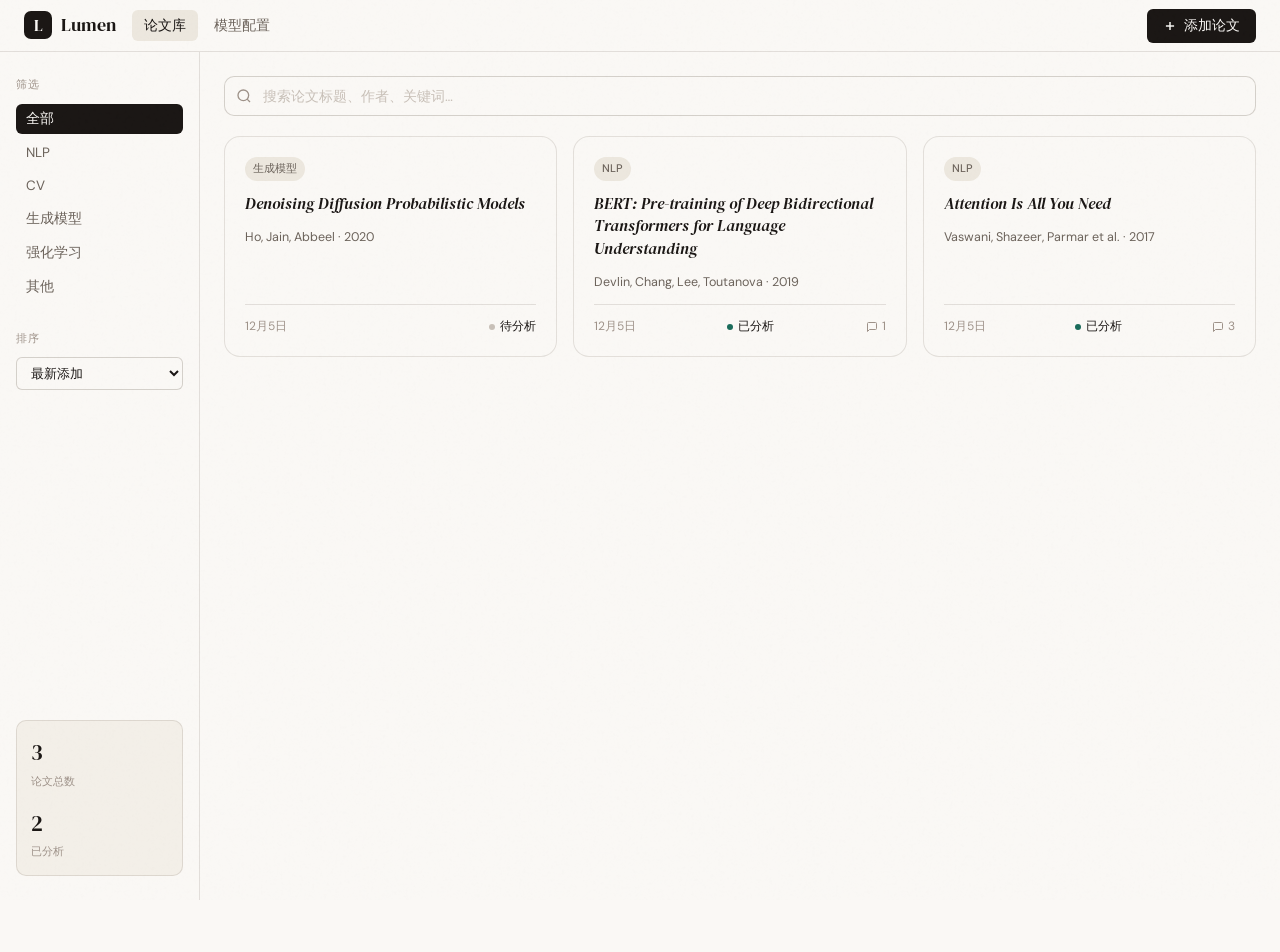
<file: index.html>
<!DOCTYPE html>
<html lang="zh-CN">
<head>
<meta charset="UTF-8">
<meta name="viewport" content="width=device-width, initial-scale=1.0">
<title>Lumen · 论文助读</title>
<link rel="preconnect" href="https://fonts.googleapis.com">
<link rel="preconnect" href="https://fonts.gstatic.com" crossorigin>
<link href="https://fonts.googleapis.com/css2?family=DM+Serif+Display:ital@0;1&family=DM+Sans:ital,opsz,wght@0,9..40,300;0,9..40,400;0,9..40,500;1,9..40,300&display=swap" rel="stylesheet">
<link rel="stylesheet" href="css/base.css">
<link rel="stylesheet" href="css/index.css">
</head>
<body>
<div class="grain"></div>

<header class="topbar">
  <div class="logo">
    <span class="logo-mark">L</span>
    <span class="logo-text">Lumen</span>
  </div>
  <nav class="topnav">
    <a href="index.html" class="nav-link active">论文库</a>
    <a href="settings.html" class="nav-link">模型配置</a>
  </nav>
  <button class="btn-primary" onclick="openAddModal()">
    <svg width="14" height="14" viewBox="0 0 24 24" fill="none" stroke="currentColor" stroke-width="2.5"><line x1="12" y1="5" x2="12" y2="19"/><line x1="5" y1="12" x2="19" y2="12"/></svg>
    添加论文
  </button>
</header>

<main class="library-main">
  <aside class="library-sidebar">
    <div class="sidebar-section">
      <div class="sidebar-label">筛选</div>
      <div class="filter-tags" id="filterTags">
        <button class="ftag active" data-filter="all">全部</button>
        <button class="ftag" data-filter="NLP">NLP</button>
        <button class="ftag" data-filter="CV">CV</button>
        <button class="ftag" data-filter="生成模型">生成模型</button>
        <button class="ftag" data-filter="强化学习">强化学习</button>
        <button class="ftag" data-filter="其他">其他</button>
      </div>
    </div>
    <div class="sidebar-section">
      <div class="sidebar-label">排序</div>
      <select class="sort-select" id="sortSelect">
        <option value="date-desc">最新添加</option>
        <option value="date-asc">最早添加</option>
        <option value="title">标题 A→Z</option>
      </select>
    </div>
    <div class="sidebar-section stats-block">
      <div class="stat-item">
        <div class="stat-num" id="statTotal">0</div>
        <div class="stat-label">论文总数</div>
      </div>
      <div class="stat-item">
        <div class="stat-num" id="statAnalyzed">0</div>
        <div class="stat-label">已分析</div>
      </div>
    </div>
  </aside>

  <section class="library-grid-wrap">
    <div class="search-bar-wrap">
      <svg class="search-icon" width="16" height="16" viewBox="0 0 24 24" fill="none" stroke="currentColor" stroke-width="2"><circle cx="11" cy="11" r="8"/><line x1="21" y1="21" x2="16.65" y2="16.65"/></svg>
      <input type="text" class="search-input" id="searchInput" placeholder="搜索论文标题、作者、关键词…">
    </div>
    <div class="paper-grid" id="paperGrid">
      <div class="empty-state" id="emptyState" style="display:none;">
        <div class="empty-icon">
          <svg width="32" height="32" viewBox="0 0 24 24" fill="none" stroke="currentColor" stroke-width="1.5"><path d="M9 12h6M9 16h6M7 4H5a2 2 0 00-2 2v14a2 2 0 002 2h14a2 2 0 002-2V6a2 2 0 00-2-2h-2"/><rect x="9" y="2" width="6" height="4" rx="1"/></svg>
        </div>
        <p>暂无论文，点击右上角添加</p>
      </div>
    </div>
  </section>
</main>

<!-- Add Paper Modal -->
<div class="modal-overlay" id="addModal" role="dialog" aria-modal="true" aria-label="添加论文">
  <div class="modal-card">
    <div class="modal-header">
      <h2>添加论文</h2>
      <button class="modal-close" onclick="closeAddModal()">
        <svg width="18" height="18" viewBox="0 0 24 24" fill="none" stroke="currentColor" stroke-width="2"><line x1="18" y1="6" x2="6" y2="18"/><line x1="6" y1="6" x2="18" y2="18"/></svg>
      </button>
    </div>
    <div class="modal-body">
      <div class="field-group">
        <label class="field-label">论文标题 <span class="required">*</span></label>
        <input type="text" class="field-input" id="newTitle" placeholder="例：Attention Is All You Need">
      </div>
      <div class="field-group">
        <label class="field-label">论文链接（arXiv / DOI / URL）</label>
        <input type="text" class="field-input" id="newUrl" placeholder="https://arxiv.org/abs/1706.03762">
      </div>
      <div class="field-group">
        <label class="field-label">PDF 文件</label>
        <div class="pdf-upload-zone" id="pdfUploadZone" onclick="document.getElementById('newPdfFile').click()">
          <svg class="upload-icon" width="24" height="24" viewBox="0 0 24 24" fill="none" stroke="currentColor" stroke-width="1.5"><path d="M14 2H6a2 2 0 00-2 2v16a2 2 0 002 2h12a2 2 0 002-2V8z"/><polyline points="14 2 14 8 20 8"/><line x1="12" y1="18" x2="12" y2="12"/><polyline points="9 15 12 12 15 15"/></svg>
          <span class="upload-text" id="pdfUploadText">点击或拖拽上传 PDF</span>
          <input type="file" id="newPdfFile" accept=".pdf" style="display:none" onchange="onPdfSelected(this)">
        </div>
      </div>
      <div class="field-group">
        <label class="field-label">作者</label>
        <input type="text" class="field-input" id="newAuthors" placeholder="Vaswani et al.">
      </div>
      <div class="field-row">
        <div class="field-group">
          <label class="field-label">年份</label>
          <input type="text" class="field-input" id="newYear" placeholder="2024">
        </div>
        <div class="field-group">
          <label class="field-label">领域标签</label>
          <select class="field-input" id="newTag">
            <option value="NLP">NLP</option>
            <option value="CV">CV</option>
            <option value="生成模型">生成模型</option>
            <option value="强化学习">强化学习</option>
            <option value="其他">其他</option>
          </select>
        </div>
      </div>
      <div class="field-group">
        <label class="field-label">摘要（可粘贴原文 Abstract）</label>
        <textarea class="field-input field-textarea" id="newAbstract" placeholder="粘贴论文摘要，AI 将基于此生成初步分析…" rows="4"></textarea>
      </div>
    </div>
    <div class="modal-footer">
      <button class="btn-ghost" onclick="closeAddModal()">取消</button>
      <button class="btn-primary" onclick="submitAddPaper()">
        <span id="addBtnText">添加并分析</span>
      </button>
    </div>
  </div>
</div>

<script src="js/store.js"></script>
<script src="js/index.js"></script>
</body>
</html>
</file>
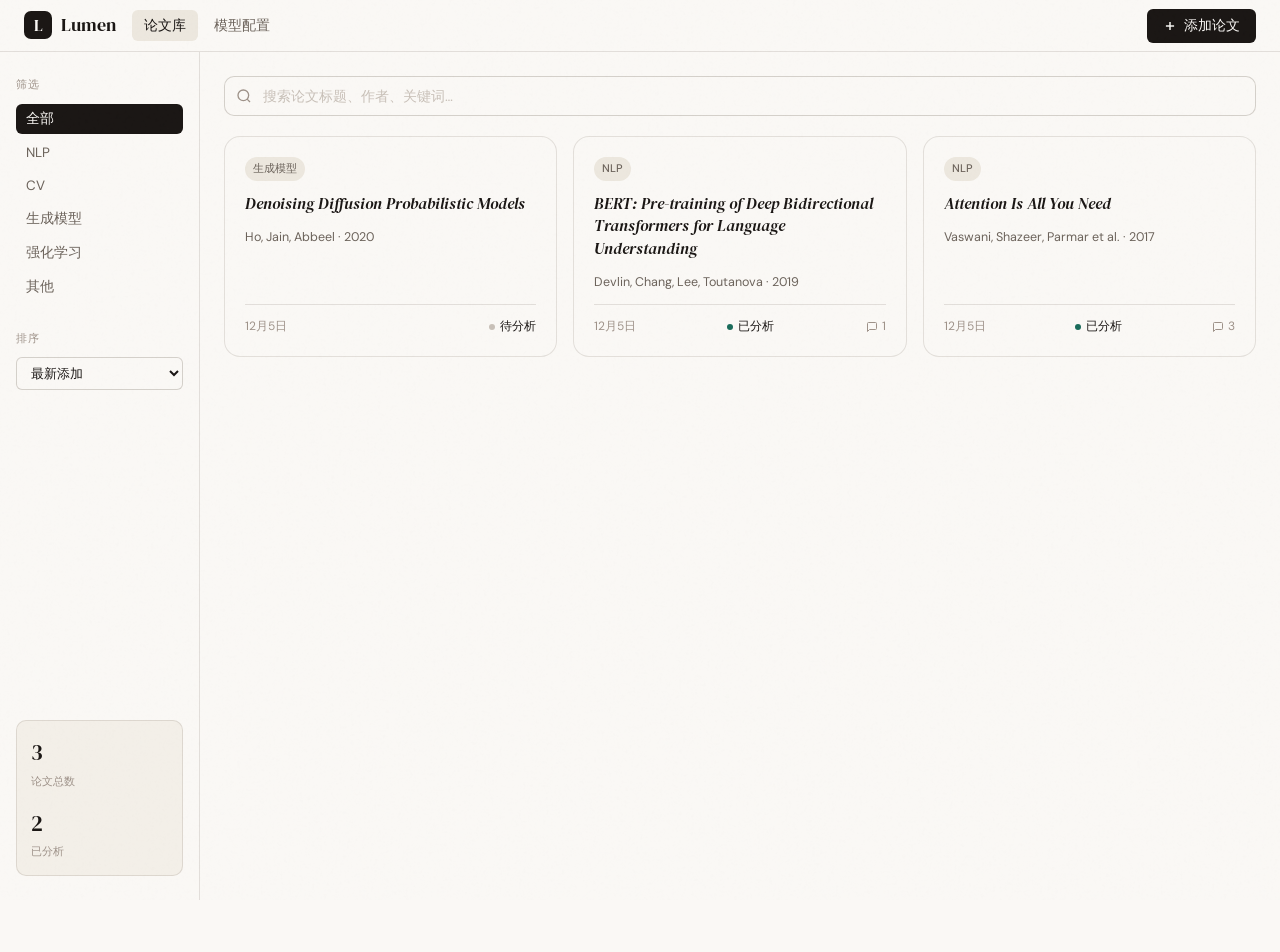
<file: reader.html>
<!DOCTYPE html>
<html lang="zh-CN">
<head>
<meta charset="UTF-8">
<meta name="viewport" content="width=device-width, initial-scale=1.0">
<title>Lumen · 阅读</title>
<link rel="preconnect" href="https://fonts.googleapis.com">
<link rel="preconnect" href="https://fonts.gstatic.com" crossorigin>
<link href="https://fonts.googleapis.com/css2?family=DM+Serif+Display:ital@0;1&family=DM+Sans:ital,opsz,wght@0,9..40,300;0,9..40,400;0,9..40,500;1,9..40,300&display=swap" rel="stylesheet">
<link rel="stylesheet" href="css/base.css">
<link rel="stylesheet" href="css/reader.css">
</head>
<body>
<div class="grain"></div>

<header class="topbar reader-topbar">
  <div class="topbar-left">
    <a href="index.html" class="back-btn">
      <svg width="16" height="16" viewBox="0 0 24 24" fill="none" stroke="currentColor" stroke-width="2"><polyline points="15 18 9 12 15 6"/></svg>
      论文库
    </a>
    <div class="divider-v"></div>
    <div class="paper-title-mini" id="paperTitleMini">加载中…</div>
  </div>
  <div class="topbar-right">
    <div class="model-badge" id="modelBadge" onclick="window.location='settings.html'">
      <svg width="12" height="12" viewBox="0 0 24 24" fill="none" stroke="currentColor" stroke-width="2"><circle cx="12" cy="12" r="3"/><path d="M19.07 4.93a10 10 0 010 14.14M4.93 4.93a10 10 0 000 14.14"/></svg>
      <span id="modelBadgeText">未配置</span>
    </div>
    <button class="icon-btn" title="导出对话" onclick="exportChat()">
      <svg width="15" height="15" viewBox="0 0 24 24" fill="none" stroke="currentColor" stroke-width="2"><path d="M21 15v4a2 2 0 01-2 2H5a2 2 0 01-2-2v-4"/><polyline points="7 10 12 15 17 10"/><line x1="12" y1="15" x2="12" y2="3"/></svg>
    </button>
  </div>
</header>

<div class="reader-layout">
  <!-- Left: PDF / Paper content -->
  <div class="pdf-panel" id="pdfPanel">
    <div class="pdf-toolbar">
      <div class="pdf-toolbar-left">
        <button class="icon-btn active" id="tabContent" onclick="switchTab('content')">全文</button>
        <button class="icon-btn" id="tabPdf" onclick="switchTab('pdf')">PDF</button>
        <button class="icon-btn" id="tabInfo" onclick="switchTab('info')">信息</button>
      </div>
      <div class="pdf-toolbar-right">
        <button class="icon-btn" title="在新标签页打开原文" onclick="openOriginal()">
          <svg width="14" height="14" viewBox="0 0 24 24" fill="none" stroke="currentColor" stroke-width="2"><path d="M18 13v6a2 2 0 01-2 2H5a2 2 0 01-2-2V8a2 2 0 012-2h6"/><polyline points="15 3 21 3 21 9"/><line x1="10" y1="14" x2="21" y2="3"/></svg>
        </button>
      </div>
    </div>

    <div class="pdf-content-wrap" id="tabContentView">
      <div class="paper-doc" id="paperDoc">
        <div class="doc-loading">
          <div class="spinner"></div>
          <span>正在加载论文…</span>
        </div>
      </div>
    </div>

    <div class="pdf-content-wrap hidden" id="tabInfoView">
      <div class="info-card" id="infoCard">
        <div class="info-loading">加载中…</div>
      </div>
    </div>

    <div class="pdf-content-wrap hidden" id="tabPdfView">
      <div class="pdf-viewer-container" id="pdfViewerContainer">
        <iframe class="pdf-embed" id="pdfEmbed" style="display:none"></iframe>
        <div class="pdf-upload-zone-reader" id="pdfUploadZoneReader" role="button" aria-label="上传 PDF 文件" tabindex="0">
          <div class="pdf-upload-inner">
            <svg width="36" height="36" viewBox="0 0 24 24" fill="none" stroke="currentColor" stroke-width="1.2"><path d="M14 2H6a2 2 0 00-2 2v16a2 2 0 002 2h12a2 2 0 002-2V8z"/><polyline points="14 2 14 8 20 8"/><line x1="12" y1="18" x2="12" y2="12"/><polyline points="9 15 12 12 15 15"/></svg>
            <p>点击或拖拽 PDF 文件到此处</p>
            <span class="pdf-upload-hint">支持 PDF 格式，上限 100MB</span>
            <input type="file" id="readerPdfFile" accept=".pdf" style="display:none">
          </div>
        </div>
      </div>
    </div>
  </div>

  <!-- Right: AI Chat -->
  <div class="chat-panel">
    <div class="chat-topbar">
      <div class="chat-model-info">
        <div class="ai-orb"></div>
        <div>
          <div class="chat-model-name" id="chatModelName">AI 助手</div>
          <div class="chat-model-sub">论文深度分析</div>
        </div>
      </div>
      <button class="icon-btn danger" title="清空对话" onclick="clearChat()">
        <svg width="14" height="14" viewBox="0 0 24 24" fill="none" stroke="currentColor" stroke-width="2"><polyline points="3 6 5 6 21 6"/><path d="M19 6l-1 14a2 2 0 01-2 2H8a2 2 0 01-2-2L5 6"/><path d="M10 11v6M14 11v6"/></svg>
      </button>
    </div>

    <div class="chat-messages" id="chatMessages">
      <div class="chat-welcome" id="chatWelcome">
        <div class="welcome-orb"></div>
        <p>正在分析论文，请稍候…</p>
      </div>
    </div>

    <div class="quick-prompts" id="quickPrompts">
      <div class="quick-label">快捷提问</div>
      <div class="quick-chips" id="quickChips"></div>
    </div>

    <div class="chat-input-wrap">
      <div class="chat-input-box">
        <textarea
          id="chatInput"
          class="chat-textarea"
          placeholder="问这篇论文任何问题…"
          rows="1"
          onkeydown="handleKey(event)"
          oninput="autoResize(this)"
        ></textarea>
        <button class="send-btn" id="sendBtn" onclick="sendMessage()">
          <svg width="16" height="16" viewBox="0 0 24 24" fill="none" stroke="currentColor" stroke-width="2.5"><line x1="12" y1="19" x2="12" y2="5"/><polyline points="5 12 12 5 19 12"/></svg>
        </button>
      </div>
      <div class="input-hint">Enter 发送 · Shift+Enter 换行</div>
    </div>
  </div>
</div>

<script src="js/store.js"></script>
<script src="js/reader.js"></script>
</body>
</html>
</file>
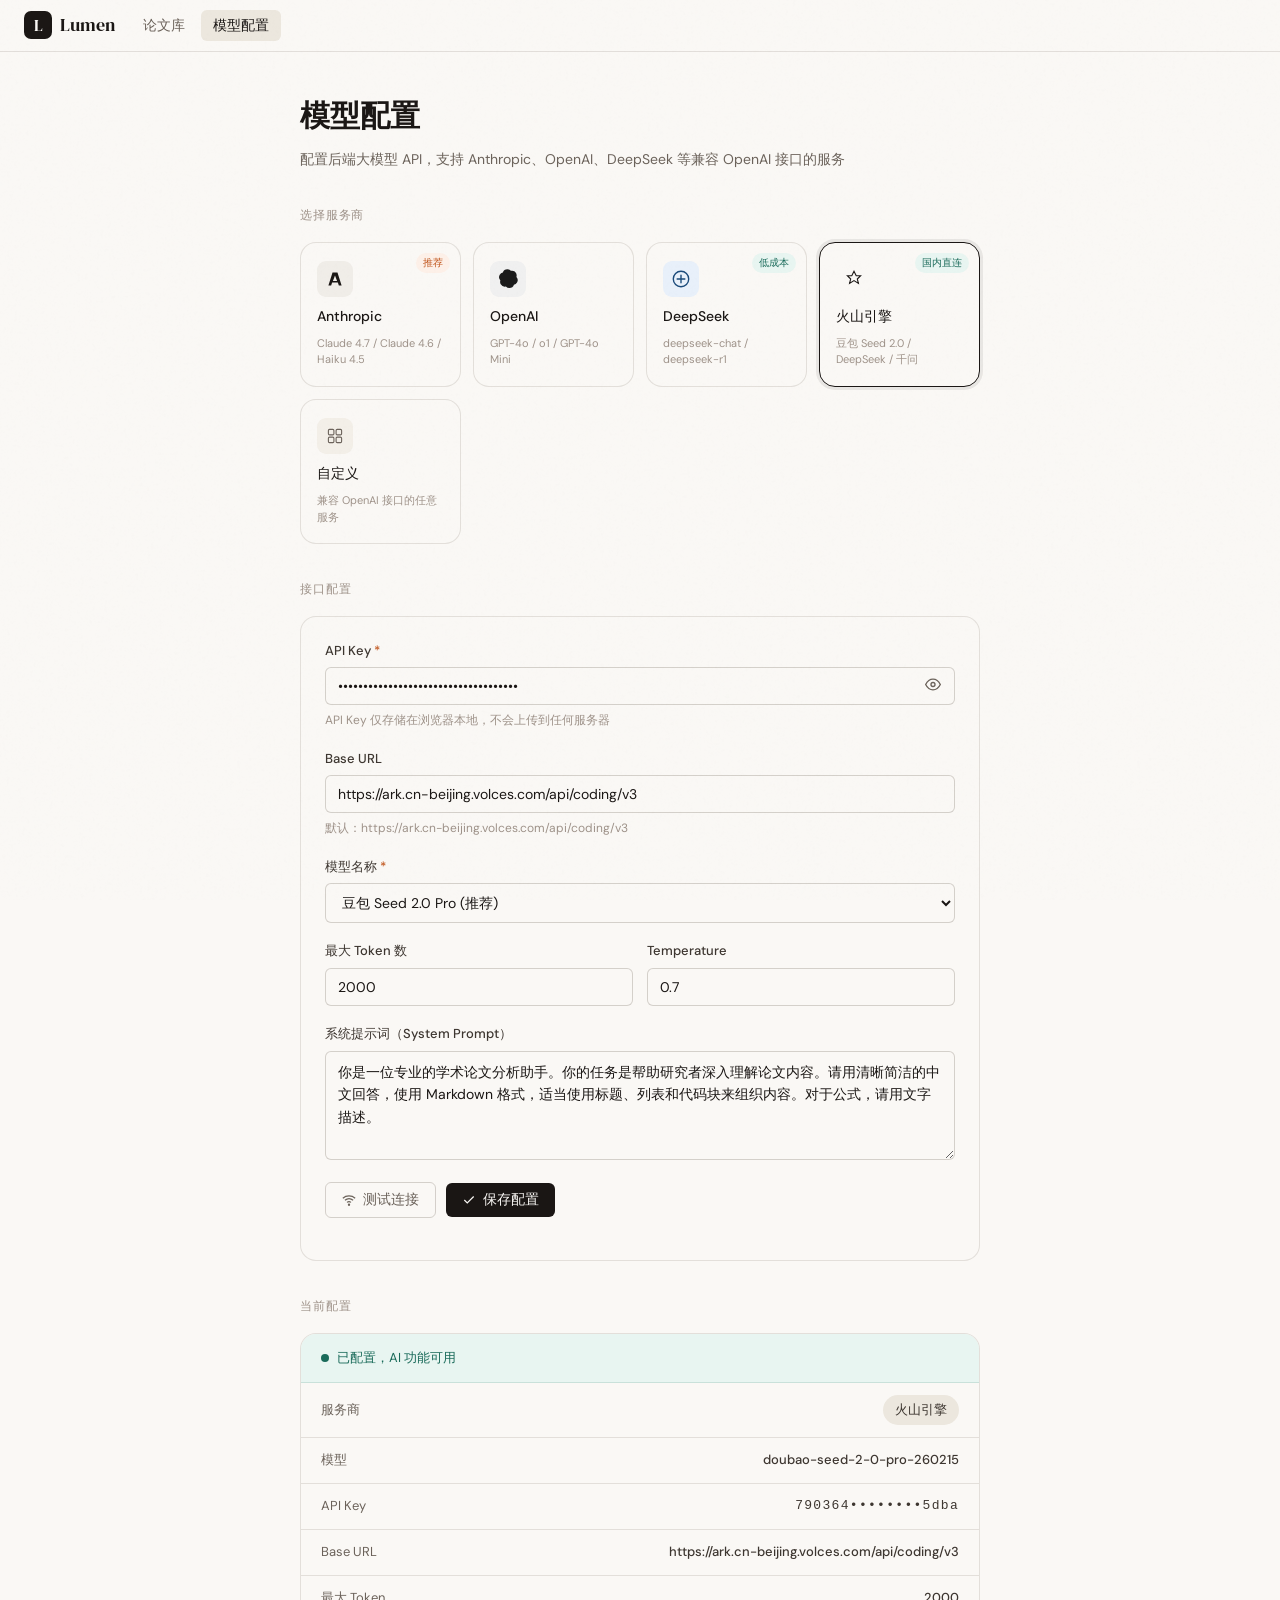
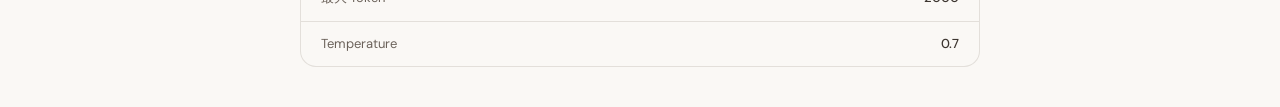
<file: settings.html>
<!DOCTYPE html>
<html lang="zh-CN">
<head>
<meta charset="UTF-8">
<meta name="viewport" content="width=device-width, initial-scale=1.0">
<title>Lumen · 模型配置</title>
<link rel="preconnect" href="https://fonts.googleapis.com">
<link rel="preconnect" href="https://fonts.gstatic.com" crossorigin>
<link href="https://fonts.googleapis.com/css2?family=DM+Serif+Display:ital@0;1&family=DM+Sans:ital,opsz,wght@0,9..40,300;0,9..40,400;0,9..40,500;1,9..40,300&display=swap" rel="stylesheet">
<link rel="stylesheet" href="css/base.css">
<link rel="stylesheet" href="css/settings.css">
</head>
<body>
<div class="grain"></div>

<header class="topbar">
  <div class="logo">
    <a href="index.html" style="display:flex;align-items:center;gap:8px;text-decoration:none;color:inherit">
      <span class="logo-mark">L</span>
      <span class="logo-text">Lumen</span>
    </a>
  </div>
  <nav class="topnav">
    <a href="index.html" class="nav-link">论文库</a>
    <a href="settings.html" class="nav-link active">模型配置</a>
  </nav>
</header>

<main class="settings-main">
  <div class="settings-container">
    <div class="settings-header">
      <h1>模型配置</h1>
      <p>配置后端大模型 API，支持 Anthropic、OpenAI、DeepSeek 等兼容 OpenAI 接口的服务</p>
    </div>

    <!-- Provider Cards -->
    <section class="settings-section">
      <div class="section-title">选择服务商</div>
      <div class="provider-grid" id="providerGrid">

        <div class="provider-card" data-provider="anthropic">
          <div class="provider-logo anthropic-logo">
            <svg viewBox="0 0 40 40" fill="none"><path d="M24.5 8L32 32H27L25.2 26.5H14.8L13 32H8L15.5 8H24.5ZM20 13.5L16.2 23.5H23.8L20 13.5Z" fill="currentColor"/></svg>
          </div>
          <div class="provider-name">Anthropic</div>
          <div class="provider-models">Claude 4.7 / Claude 4.6 / Haiku 4.5</div>
          <div class="provider-badge">推荐</div>
        </div>

        <div class="provider-card" data-provider="openai">
          <div class="provider-logo openai-logo">
            <svg viewBox="0 0 40 40" fill="none"><path d="M35.3 16.2a8.4 8.4 0 00-.7-6.9 8.7 8.7 0 00-9.4-4.2 8.4 8.4 0 00-6.3-2.8 8.7 8.7 0 00-8.3 6 8.4 8.4 0 00-5.6 4.1 8.7 8.7 0 001.1 10.2 8.4 8.4 0 00.7 6.9 8.7 8.7 0 009.4 4.2 8.4 8.4 0 006.3 2.8 8.7 8.7 0 008.3-6 8.4 8.4 0 005.6-4.1 8.7 8.7 0 00-1.1-10.2z" fill="currentColor"/></svg>
          </div>
          <div class="provider-name">OpenAI</div>
          <div class="provider-models">GPT-4o / o1 / GPT-4o Mini</div>
        </div>

        <div class="provider-card" data-provider="deepseek">
          <div class="provider-logo deepseek-logo">
            <svg viewBox="0 0 40 40" fill="none"><circle cx="20" cy="20" r="14" stroke="currentColor" stroke-width="2.5"/><path d="M13 20h14M20 13v14" stroke="currentColor" stroke-width="2.5" stroke-linecap="round"/></svg>
          </div>
          <div class="provider-name">DeepSeek</div>
          <div class="provider-models">deepseek-chat / deepseek-r1</div>
          <div class="provider-badge cost">低成本</div>
        </div>

        <div class="provider-card" data-provider="volc">
          <div class="provider-logo volc-logo">
            <svg viewBox="0 0 40 40" fill="none"><path d="M20 6l4 8h8l-6 6 2 8-8-5-8 5 2-8-6-6h8z" stroke="currentColor" stroke-width="2" fill="none"/></svg>
          </div>
          <div class="provider-name">火山引擎</div>
          <div class="provider-models">豆包 Seed 2.0 / DeepSeek / 千问</div>
          <div class="provider-badge cost">国内直连</div>
        </div>

        <div class="provider-card" data-provider="custom">
          <div class="provider-logo custom-logo">
            <svg viewBox="0 0 40 40" fill="none"><rect x="8" y="8" width="10" height="10" rx="2" stroke="currentColor" stroke-width="2"/><rect x="22" y="8" width="10" height="10" rx="2" stroke="currentColor" stroke-width="2"/><rect x="8" y="22" width="10" height="10" rx="2" stroke="currentColor" stroke-width="2"/><rect x="22" y="22" width="10" height="10" rx="2" stroke="currentColor" stroke-width="2"/></svg>
          </div>
          <div class="provider-name">自定义</div>
          <div class="provider-models">兼容 OpenAI 接口的任意服务</div>
        </div>

      </div>
    </section>

    <!-- Config Form -->
    <section class="settings-section" id="configSection">
      <div class="section-title">接口配置</div>
      <div class="config-form" id="configForm">

        <div class="field-group" id="fieldApiKey">
          <label class="field-label">API Key <span class="required">*</span></label>
          <div class="key-input-wrap">
            <input type="password" class="field-input" id="apiKey" placeholder="sk-…">
            <button class="toggle-eye" onclick="toggleKey()">
              <svg id="eyeIcon" width="16" height="16" viewBox="0 0 24 24" fill="none" stroke="currentColor" stroke-width="2"><path d="M1 12s4-8 11-8 11 8 11 8-4 8-11 8-11-8-11-8z"/><circle cx="12" cy="12" r="3"/></svg>
            </button>
          </div>
          <div class="field-hint">API Key 仅存储在浏览器本地，不会上传到任何服务器</div>
        </div>

        <div class="field-group" id="fieldBaseUrl">
          <label class="field-label">Base URL</label>
          <input type="text" class="field-input" id="baseUrl" placeholder="https://api.openai.com/v1">
          <div class="field-hint">留空则使用默认接口地址</div>
        </div>

        <div class="field-group">
          <label class="field-label">模型名称 <span class="required">*</span></label>
          <div class="model-select-wrap">
            <select class="field-input" id="modelSelect" onchange="onModelSelectChange()">
            </select>
            <input type="text" class="field-input hidden" id="modelCustomInput" placeholder="输入自定义模型名称">
          </div>
        </div>

        <div class="field-row">
          <div class="field-group">
            <label class="field-label">最大 Token 数</label>
            <input type="number" class="field-input" id="maxTokens" value="2000" min="500" max="8000" step="500">
          </div>
          <div class="field-group">
            <label class="field-label">Temperature</label>
            <input type="number" class="field-input" id="temperature" value="0.7" min="0" max="2" step="0.1">
          </div>
        </div>

        <div class="field-group">
          <label class="field-label">系统提示词（System Prompt）</label>
          <textarea class="field-input field-textarea" id="systemPrompt" rows="4">你是一位专业的学术论文分析助手。你的任务是帮助研究者深入理解论文内容。请用清晰简洁的中文回答，使用 Markdown 格式，适当使用标题、列表和代码块来组织内容。对于公式，请用文字或 LaTeX 格式描述。</textarea>
        </div>

        <div class="form-actions">
          <button class="btn-ghost" onclick="testConnection()">
            <svg width="14" height="14" viewBox="0 0 24 24" fill="none" stroke="currentColor" stroke-width="2"><path d="M5 12.55a11 11 0 0114.08 0"/><path d="M1.42 9a16 16 0 0121.16 0"/><path d="M8.53 16.11a6 6 0 016.95 0"/><circle cx="12" cy="20" r="1" fill="currentColor"/></svg>
            测试连接
          </button>
          <button class="btn-primary" onclick="saveConfig()">
            <svg width="14" height="14" viewBox="0 0 24 24" fill="none" stroke="currentColor" stroke-width="2"><polyline points="20 6 9 17 4 12"/></svg>
            保存配置
          </button>
        </div>

        <div class="test-result" id="testResult"></div>
      </div>
    </section>

    <!-- Current Config Summary -->
    <section class="settings-section">
      <div class="section-title">当前配置</div>
      <div class="config-summary" id="configSummary">
        <div class="summary-empty">尚未配置任何模型</div>
      </div>
    </section>

  </div>
</main>

<script src="js/store.js"></script>
<script src="js/settings.js"></script>
</body>
</html>
</file>
<file: css/base.css>
/* ===== LUMEN BASE DESIGN SYSTEM ===== */
*, *::before, *::after { box-sizing: border-box; margin: 0; padding: 0; }

:root {
  --ink: #1a1614;
  --ink-2: #3d3630;
  --ink-3: #6b625a;
  --ink-4: #9e9289;
  --ink-5: #c8c0b8;
  --paper: #faf8f5;
  --paper-2: #f3efe8;
  --paper-3: #ece7de;
  --accent: #c0541a;
  --accent-2: #e8722a;
  --accent-pale: #fdf0e8;
  --teal: #1a6b5a;
  --teal-pale: #e8f5f1;
  --blue: #1a4a7a;
  --blue-pale: #e8f0fa;
  --border: rgba(60,45,30,0.12);
  --border-2: rgba(60,45,30,0.2);
  --shadow-sm: 0 1px 3px rgba(26,22,20,0.08);
  --shadow: 0 4px 16px rgba(26,22,20,0.1);
  --shadow-lg: 0 12px 40px rgba(26,22,20,0.14);
  --radius: 10px;
  --radius-sm: 6px;
  --radius-lg: 16px;
  --font-display: 'DM Serif Display', Georgia, serif;
  --font-body: 'DM Sans', system-ui, sans-serif;
  --topbar-h: 52px;
  --transition: 0.18s cubic-bezier(0.4, 0, 0.2, 1);
}

html { font-size: 15px; }
body {
  font-family: var(--font-body);
  background: var(--paper);
  color: var(--ink);
  min-height: 100vh;
  line-height: 1.6;
  -webkit-font-smoothing: antialiased;
}

.grain {
  position: fixed; inset: 0; pointer-events: none; z-index: 999;
  background-image: url("data:image/svg+xml,%3Csvg viewBox='0 0 256 256' xmlns='http://www.w3.org/2000/svg'%3E%3Cfilter id='noise'%3E%3CfeTurbulence type='fractalNoise' baseFrequency='0.9' numOctaves='4' stitchTiles='stitch'/%3E%3C/filter%3E%3Crect width='100%25' height='100%25' filter='url(%23noise)' opacity='0.03'/%3E%3C/svg%3E");
  opacity: 0.5;
}

/* TOPBAR */
.topbar {
  position: fixed; top: 0; left: 0; right: 0; z-index: 100;
  height: var(--topbar-h);
  display: flex; align-items: center; gap: 16px; padding: 0 24px;
  background: rgba(250,248,245,0.92);
  backdrop-filter: blur(12px);
  border-bottom: 1px solid var(--border);
}
.logo { display: flex; align-items: center; gap: 9px; flex-shrink: 0; }
.logo-mark {
  width: 28px; height: 28px; border-radius: 7px;
  background: var(--ink); color: var(--paper);
  display: flex; align-items: center; justify-content: center;
  font-family: var(--font-display); font-size: 16px;
}
.logo-text { font-family: var(--font-display); font-size: 18px; color: var(--ink); }
.topnav { display: flex; gap: 4px; flex: 1; }
.nav-link {
  padding: 5px 12px; border-radius: var(--radius-sm);
  text-decoration: none; font-size: 13.5px; color: var(--ink-3);
  transition: var(--transition);
}
.nav-link:hover { background: var(--paper-2); color: var(--ink); }
.nav-link.active { color: var(--ink); background: var(--paper-3); font-weight: 500; }

/* BUTTONS */
.btn-primary {
  display: inline-flex; align-items: center; gap: 7px;
  padding: 8px 16px; border-radius: var(--radius-sm);
  background: var(--ink); color: var(--paper);
  border: none; cursor: pointer; font-family: var(--font-body);
  font-size: 13.5px; font-weight: 500;
  transition: var(--transition);
  white-space: nowrap;
}
.btn-primary:hover { background: var(--ink-2); transform: translateY(-1px); box-shadow: var(--shadow-sm); }
.btn-primary:active { transform: none; }
.btn-ghost {
  display: inline-flex; align-items: center; gap: 7px;
  padding: 8px 16px; border-radius: var(--radius-sm);
  background: transparent; color: var(--ink-3);
  border: 1px solid var(--border-2); cursor: pointer;
  font-family: var(--font-body); font-size: 13.5px;
  transition: var(--transition);
}
.btn-ghost:hover { background: var(--paper-2); color: var(--ink); }
.icon-btn {
  display: flex; align-items: center; justify-content: center;
  width: 30px; height: 30px; border-radius: var(--radius-sm);
  background: transparent; border: none; cursor: pointer;
  color: var(--ink-3); transition: var(--transition);
}
.icon-btn:hover { background: var(--paper-3); color: var(--ink); }
.icon-btn.active { background: var(--paper-3); color: var(--ink); font-weight: 500; font-size: 13px; width: auto; padding: 0 10px; }
.icon-btn.danger:hover { background: #fde8e8; color: #c0281a; }

/* FORM ELEMENTS */
.field-group { display: flex; flex-direction: column; gap: 6px; }
.field-label { font-size: 13px; font-weight: 500; color: var(--ink-2); }
.required { color: var(--accent); }
.field-input {
  width: 100%; padding: 9px 12px;
  background: var(--paper); border: 1px solid var(--border-2);
  border-radius: var(--radius-sm); color: var(--ink);
  font-family: var(--font-body); font-size: 14px;
  transition: var(--transition); outline: none;
}
.field-input:focus { border-color: var(--ink-3); box-shadow: 0 0 0 3px rgba(26,22,20,0.06); }
.field-input::placeholder { color: var(--ink-5); }
select.field-input { cursor: pointer; }
.field-textarea { resize: vertical; min-height: 80px; line-height: 1.6; }
.field-row { display: grid; grid-template-columns: 1fr 1fr; gap: 14px; }
.field-hint { font-size: 12px; color: var(--ink-4); }

/* MODAL */
.modal-overlay {
  position: fixed; inset: 0; z-index: 200;
  background: rgba(26,22,20,0.45);
  display: flex; align-items: center; justify-content: center;
  opacity: 0; pointer-events: none;
  transition: opacity var(--transition);
  backdrop-filter: blur(4px);
}
.modal-overlay.show { opacity: 1; pointer-events: auto; }
.modal-card {
  background: var(--paper); border-radius: var(--radius-lg);
  border: 1px solid var(--border);
  width: 90%; max-width: 500px;
  box-shadow: var(--shadow-lg);
  transform: translateY(16px);
  transition: transform var(--transition);
  max-height: 90vh; display: flex; flex-direction: column;
}
.modal-overlay.show .modal-card { transform: none; }
.modal-header {
  padding: 20px 24px 16px;
  display: flex; align-items: center; justify-content: space-between;
  border-bottom: 1px solid var(--border);
}
.modal-header h2 { font-family: var(--font-display); font-size: 20px; }
.modal-close {
  background: none; border: none; cursor: pointer;
  color: var(--ink-3); padding: 4px; border-radius: var(--radius-sm);
  transition: var(--transition);
}
.modal-close:hover { background: var(--paper-3); color: var(--ink); }
.modal-body { padding: 20px 24px; overflow-y: auto; display: flex; flex-direction: column; gap: 16px; }
.modal-footer {
  padding: 16px 24px;
  border-top: 1px solid var(--border);
  display: flex; justify-content: flex-end; gap: 10px;
}

/* UTILITIES */
.hidden { display: none !important; }
.spinner {
  width: 20px; height: 20px; border: 2px solid var(--border);
  border-top-color: var(--ink-3); border-radius: 50%;
  animation: spin 0.7s linear infinite;
}
@keyframes spin { to { transform: rotate(360deg); } }

/* TOAST */
.toast-container { position: fixed; bottom: 24px; right: 24px; z-index: 500; display: flex; flex-direction: column; gap: 8px; }
.toast {
  padding: 10px 16px; border-radius: var(--radius);
  background: var(--ink); color: var(--paper);
  font-size: 13.5px; box-shadow: var(--shadow);
  animation: toastIn 0.2s ease, toastOut 0.2s ease 2.6s forwards;
  max-width: 280px;
}
.toast.success { background: var(--teal); }
.toast.error { background: #c0281a; }
@keyframes toastIn { from { opacity: 0; transform: translateY(8px); } to { opacity: 1; transform: none; } }
@keyframes toastOut { to { opacity: 0; transform: translateY(8px); } }
</file>
<file: css/index.css>
/* ===== INDEX / LIBRARY PAGE ===== */
.library-main {
  margin-top: var(--topbar-h);
  display: flex;
  min-height: calc(100vh - var(--topbar-h));
}

.library-sidebar {
  width: 200px; min-width: 200px;
  padding: 24px 16px;
  border-right: 1px solid var(--border);
  display: flex; flex-direction: column; gap: 28px;
  position: sticky; top: var(--topbar-h);
  height: calc(100vh - var(--topbar-h));
  overflow-y: auto;
}
.sidebar-section { display: flex; flex-direction: column; gap: 10px; }
.sidebar-label { font-size: 11px; font-weight: 500; letter-spacing: 0.06em; text-transform: uppercase; color: var(--ink-4); }

.filter-tags { display: flex; flex-direction: column; gap: 4px; }
.ftag {
  display: block; width: 100%; text-align: left;
  padding: 6px 10px; border-radius: var(--radius-sm);
  background: transparent; border: none; cursor: pointer;
  font-family: var(--font-body); font-size: 13.5px; color: var(--ink-3);
  transition: var(--transition);
}
.ftag:hover { background: var(--paper-3); color: var(--ink); }
.ftag.active { background: var(--ink); color: var(--paper); font-weight: 500; }

.sort-select {
  width: 100%; padding: 6px 10px;
  border: 1px solid var(--border-2); border-radius: var(--radius-sm);
  background: var(--paper); color: var(--ink);
  font-family: var(--font-body); font-size: 13px; cursor: pointer;
  outline: none;
}
.sort-select:focus { border-color: var(--ink-3); }

.stats-block {
  display: flex; gap: 16px;
  padding: 14px; background: var(--paper-2);
  border-radius: var(--radius); border: 1px solid var(--border);
  margin-top: auto;
}
.stat-item { display: flex; flex-direction: column; gap: 2px; }
.stat-num { font-family: var(--font-display); font-size: 22px; color: var(--ink); }
.stat-label { font-size: 11px; color: var(--ink-4); }

/* GRID */
.library-grid-wrap {
  flex: 1; padding: 24px;
  display: flex; flex-direction: column; gap: 20px;
  overflow-y: auto;
}
.search-bar-wrap {
  position: relative; flex-shrink: 0;
}
.search-icon {
  position: absolute; left: 12px; top: 50%; transform: translateY(-50%);
  color: var(--ink-4); pointer-events: none;
}
.search-input {
  width: 100%; padding: 10px 14px 10px 38px;
  border: 1px solid var(--border-2); border-radius: var(--radius);
  background: var(--paper); color: var(--ink);
  font-family: var(--font-body); font-size: 14px; outline: none;
  transition: var(--transition);
}
.search-input:focus { border-color: var(--ink-3); box-shadow: 0 0 0 3px rgba(26,22,20,0.06); }
.search-input::placeholder { color: var(--ink-5); }

.paper-grid {
  display: grid;
  grid-template-columns: repeat(auto-fill, minmax(280px, 1fr));
  gap: 16px;
  align-content: start;
}

/* PAPER CARD */
.paper-card {
  background: var(--paper); border: 1px solid var(--border);
  border-radius: var(--radius-lg); padding: 20px;
  cursor: pointer; transition: var(--transition);
  display: flex; flex-direction: column; gap: 12px;
  position: relative; overflow: hidden;
  animation: cardIn 0.25s ease both;
}
@keyframes cardIn { from { opacity: 0; transform: translateY(8px); } to { opacity: 1; transform: none; } }
.paper-card::before {
  content: ''; position: absolute; top: 0; left: 0;
  width: 100%; height: 3px;
  background: var(--accent);
  transform: scaleX(0); transform-origin: left;
  transition: transform var(--transition);
}
.paper-card:hover {
  border-color: var(--border-2);
  box-shadow: var(--shadow);
  transform: translateY(-2px);
}
.paper-card:hover::before { transform: scaleX(1); }

.card-header { display: flex; align-items: flex-start; justify-content: space-between; gap: 10px; }
.card-tag {
  display: inline-block; padding: 3px 8px;
  border-radius: 20px; font-size: 11px; font-weight: 500;
  background: var(--paper-3); color: var(--ink-3);
  white-space: nowrap; flex-shrink: 0;
}
.card-menu-btn {
  background: none; border: none; cursor: pointer;
  color: var(--ink-4); padding: 2px; border-radius: var(--radius-sm);
  opacity: 0; transition: var(--transition);
}
.paper-card:hover .card-menu-btn { opacity: 1; }
.card-menu-btn:hover { background: var(--paper-3); color: var(--ink); }

.card-title {
  font-family: var(--font-display); font-size: 15.5px; font-style: italic;
  color: var(--ink); line-height: 1.45;
  display: -webkit-box; -webkit-line-clamp: 3; -webkit-box-orient: vertical; overflow: hidden;
}
.card-authors { font-size: 12.5px; color: var(--ink-3); }
.card-footer {
  display: flex; align-items: center; justify-content: space-between;
  padding-top: 12px; border-top: 1px solid var(--border);
  margin-top: auto;
}
.card-date { font-size: 12px; color: var(--ink-4); }
.card-status {
  display: flex; align-items: center; gap: 5px;
  font-size: 12px;
}
.status-dot {
  width: 6px; height: 6px; border-radius: 50%;
  background: var(--ink-5);
}
.status-dot.analyzed { background: var(--teal); }
.card-chat-count {
  display: flex; align-items: center; gap: 4px;
  font-size: 12px; color: var(--ink-4);
}

.empty-state {
  grid-column: 1 / -1;
  display: flex; flex-direction: column; align-items: center; gap: 14px;
  padding: 80px 20px; color: var(--ink-4); text-align: center;
}
.empty-icon {
  width: 56px; height: 56px; border-radius: 50%;
  background: var(--paper-2); border: 1px solid var(--border);
  display: flex; align-items: center; justify-content: center;
  color: var(--ink-5);
}

/* PDF Upload Zone (modal) */
.pdf-upload-zone {
  display: flex; align-items: center; gap: 10px;
  padding: 12px 16px;
  border: 2px dashed var(--border-2);
  border-radius: var(--radius);
  cursor: pointer;
  color: var(--ink-4);
  transition: var(--transition);
}
.pdf-upload-zone:hover,
.pdf-upload-zone.drag-over {
  border-color: var(--ink-3);
  background: var(--paper-3);
  color: var(--ink-2);
}
.pdf-upload-zone.has-file {
  border-style: solid;
  border-color: var(--teal);
  background: var(--teal-pale);
  color: var(--teal);
}
.pdf-upload-zone .upload-icon { flex-shrink: 0; }
.pdf-upload-zone .upload-text { font-size: 13.5px; }

/* Card PDF badge */
.card-pdf-badge {
  display: inline-flex; align-items: center; gap: 3px;
  font-size: 11px; color: var(--ink-4);
  padding: 2px 6px; border-radius: 4px;
  background: var(--paper-2);
}

/* Mobile */
@media (max-width: 768px) {
  .library-sidebar { display: none; }
  .paper-grid { grid-template-columns: 1fr; }
  .library-grid-wrap { padding: 16px; }
}
</file>
<file: css/reader.css>
/* ===== READER PAGE ===== */
body { overflow: hidden; }

.reader-topbar {
  display: flex; justify-content: space-between; padding: 0 16px;
}
.topbar-left { display: flex; align-items: center; gap: 12px; flex: 1; min-width: 0; }
.topbar-right { display: flex; align-items: center; gap: 8px; flex-shrink: 0; }

.back-btn {
  display: flex; align-items: center; gap: 5px;
  color: var(--ink-3); text-decoration: none;
  font-size: 13.5px; padding: 5px 8px;
  border-radius: var(--radius-sm); transition: var(--transition);
  flex-shrink: 0;
}
.back-btn:hover { background: var(--paper-2); color: var(--ink); }
.divider-v { width: 1px; height: 18px; background: var(--border-2); flex-shrink: 0; }
.paper-title-mini {
  font-size: 13.5px; color: var(--ink-2);
  white-space: nowrap; overflow: hidden; text-overflow: ellipsis;
  flex: 1; min-width: 0;
}
.model-badge {
  display: flex; align-items: center; gap: 5px;
  padding: 5px 10px; border-radius: var(--radius-sm);
  background: var(--paper-2); border: 1px solid var(--border);
  font-size: 12px; color: var(--ink-3); cursor: pointer;
  transition: var(--transition);
}
.model-badge:hover { border-color: var(--border-2); color: var(--ink); }

.reader-layout {
  margin-top: var(--topbar-h);
  display: flex;
  height: calc(100vh - var(--topbar-h));
}

/* PDF PANEL */
.pdf-panel {
  flex: 1; min-width: 0;
  display: flex; flex-direction: column;
  border-right: 1px solid var(--border);
  overflow: hidden;
}
.pdf-toolbar {
  padding: 8px 14px;
  display: flex; align-items: center; justify-content: space-between;
  border-bottom: 1px solid var(--border);
  background: var(--paper); flex-shrink: 0;
}
.pdf-toolbar-left { display: flex; gap: 4px; }
.pdf-content-wrap { flex: 1; overflow-y: auto; background: var(--paper-2); min-height: 0; }
#tabPdfView { overflow: hidden; }

.paper-doc { max-width: 700px; margin: 0 auto; padding: 40px 48px; }
.doc-loading { display: flex; flex-direction: column; align-items: center; gap: 14px; padding: 80px 20px; color: var(--ink-4); }

/* Paper document styles */
.paper-doc h1 { font-family: var(--font-display); font-size: 26px; line-height: 1.35; margin-bottom: 10px; color: var(--ink); }
.paper-doc .paper-meta { font-size: 13px; color: var(--ink-3); margin-bottom: 24px; line-height: 1.8; }
.paper-doc .paper-meta a { color: var(--accent); text-decoration: none; }
.paper-doc .paper-meta a:hover { text-decoration: underline; }
.paper-doc .abstract-block {
  background: var(--paper-3); border-radius: var(--radius);
  padding: 16px 20px; margin-bottom: 28px;
  border-left: 3px solid var(--accent);
}
.paper-doc .abstract-block strong { font-size: 11px; letter-spacing: 0.06em; text-transform: uppercase; color: var(--ink-3); }
.paper-doc .abstract-block p { margin-top: 8px; font-size: 14px; color: var(--ink-2); line-height: 1.7; }
.paper-doc .section-h { font-family: var(--font-display); font-size: 18px; margin: 28px 0 10px; color: var(--ink); }
.paper-doc p { font-size: 14.5px; color: var(--ink-2); line-height: 1.75; margin-bottom: 14px; }
.paper-doc .placeholder-text { font-size: 13.5px; color: var(--ink-4); line-height: 1.8; font-style: italic; }
.pdf-embed { width: 100%; height: 100%; border: none; }

/* PDF Viewer Container */
.pdf-viewer-container {
  width: 100%; height: 100%;
  position: relative;
  display: flex;
  align-items: center;
  justify-content: center;
}

/* PDF Upload Zone (reader page) */
.pdf-upload-zone-reader {
  width: 100%; height: 100%;
  display: flex; align-items: center; justify-content: center;
  cursor: pointer;
}
.pdf-upload-inner {
  display: flex; flex-direction: column; align-items: center; gap: 14px;
  padding: 60px 40px;
  border: 2px dashed var(--border-2);
  border-radius: var(--radius-lg);
  color: var(--ink-4);
  text-align: center;
  transition: var(--transition);
  max-width: 360px;
}
.pdf-upload-zone-reader:hover .pdf-upload-inner,
.pdf-upload-zone-reader.drag-over .pdf-upload-inner {
  border-color: var(--ink-3);
  background: var(--paper-3);
  color: var(--ink-2);
}
.pdf-upload-inner p { font-size: 14px; color: var(--ink-3); }
.pdf-upload-hint { font-size: 12px; color: var(--ink-5); }

/* Info tab action button */
.info-action-btn {
  padding: 4px 12px; border-radius: var(--radius-sm);
  background: var(--paper-2); border: 1px solid var(--border-2);
  color: var(--ink-3); font-size: 12px; cursor: pointer;
  font-family: var(--font-body);
  transition: var(--transition);
}
.info-action-btn:hover { background: var(--paper-3); color: var(--ink); }
.info-action-btn.danger:hover { background: #fde8e8; color: #c0281a; }

/* Info panel */
.info-card { max-width: 600px; margin: 0 auto; padding: 32px 40px; }
.info-section { margin-bottom: 28px; }
.info-section h3 { font-size: 12px; font-weight: 500; letter-spacing: 0.06em; text-transform: uppercase; color: var(--ink-4); margin-bottom: 10px; }
.info-row { display: flex; gap: 12px; padding: 8px 0; border-bottom: 1px solid var(--border); font-size: 14px; }
.info-key { color: var(--ink-3); min-width: 80px; flex-shrink: 0; }
.info-val { color: var(--ink-2); }
.info-tag { display: inline-block; padding: 3px 10px; border-radius: 20px; font-size: 12px; background: var(--paper-3); color: var(--ink-3); margin: 2px 4px 2px 0; }

/* CHAT PANEL */
.chat-panel {
  width: 360px; min-width: 360px;
  display: flex; flex-direction: column;
  background: var(--paper);
  overflow: hidden;
}
.chat-topbar {
  padding: 10px 14px;
  display: flex; align-items: center; justify-content: space-between;
  border-bottom: 1px solid var(--border); flex-shrink: 0;
}
.chat-model-info { display: flex; align-items: center; gap: 10px; }
.ai-orb {
  width: 28px; height: 28px; border-radius: 50%;
  background: linear-gradient(135deg, var(--ink), var(--ink-3));
  flex-shrink: 0; position: relative; overflow: hidden;
}
.ai-orb::after {
  content: ''; position: absolute;
  inset: 3px; border-radius: 50%;
  background: radial-gradient(circle at 35% 35%, rgba(255,255,255,0.25), transparent);
}
.chat-model-name { font-size: 13.5px; font-weight: 500; color: var(--ink); }
.chat-model-sub { font-size: 11px; color: var(--ink-4); }

.chat-messages {
  flex: 1; overflow-y: auto; padding: 16px;
  display: flex; flex-direction: column; gap: 14px;
  scroll-behavior: smooth;
}

.chat-welcome {
  display: flex; flex-direction: column; align-items: center;
  gap: 14px; padding: 40px 20px; text-align: center;
}
.welcome-orb {
  width: 44px; height: 44px; border-radius: 50%;
  background: var(--paper-3); border: 1px solid var(--border);
  animation: pulse 2s ease-in-out infinite;
}
@keyframes pulse { 0%,100%{transform:scale(1);opacity:0.7} 50%{transform:scale(1.08);opacity:1} }
.chat-welcome p { font-size: 13.5px; color: var(--ink-3); }

.msg { display: flex; flex-direction: column; gap: 4px; animation: msgIn 0.2s ease; }
@keyframes msgIn { from { opacity: 0; transform: translateY(4px); } to { opacity: 1; transform: none; } }
.msg.user { align-items: flex-end; }
.msg.ai { align-items: flex-start; }
.msg-bubble {
  max-width: 88%; padding: 10px 14px;
  border-radius: 14px; font-size: 13.5px; line-height: 1.6;
}
.msg.ai .msg-bubble {
  background: var(--paper-2); border: 1px solid var(--border);
  color: var(--ink); border-bottom-left-radius: 4px;
}
.msg.user .msg-bubble {
  background: var(--ink); color: var(--paper);
  border-bottom-right-radius: 4px;
}
.msg-time { font-size: 11px; color: var(--ink-5); }

/* Markdown rendering in AI bubble */
.msg.ai .msg-bubble h1, .msg.ai .msg-bubble h2, .msg.ai .msg-bubble h3 {
  font-family: var(--font-display); font-size: 15px; margin: 12px 0 6px; color: var(--ink);
}
.msg.ai .msg-bubble h1:first-child, .msg.ai .msg-bubble h2:first-child, .msg.ai .msg-bubble h3:first-child { margin-top: 0; }
.msg.ai .msg-bubble p { margin: 0 0 8px; }
.msg.ai .msg-bubble p:last-child { margin-bottom: 0; }
.msg.ai .msg-bubble ul, .msg.ai .msg-bubble ol { padding-left: 18px; margin: 6px 0; }
.msg.ai .msg-bubble li { margin: 3px 0; }
.msg.ai .msg-bubble code { background: var(--paper-3); padding: 1px 5px; border-radius: 4px; font-size: 12px; font-family: monospace; }
.msg.ai .msg-bubble pre { background: var(--paper-3); padding: 10px 12px; border-radius: var(--radius-sm); overflow-x: auto; margin: 8px 0; }
.msg.ai .msg-bubble pre code { background: none; padding: 0; }
.msg.ai .msg-bubble strong { font-weight: 500; color: var(--ink); }
.msg.ai .msg-bubble blockquote { border-left: 3px solid var(--border-2); padding-left: 12px; margin: 8px 0; color: var(--ink-3); }

.typing-indicator {
  display: flex; gap: 4px; padding: 6px 2px; align-items: center;
}
.typing-indicator span {
  width: 7px; height: 7px; border-radius: 50%;
  background: var(--ink-4); animation: typingBounce 1.2s ease-in-out infinite;
}
.typing-indicator span:nth-child(2) { animation-delay: 0.2s; }
.typing-indicator span:nth-child(3) { animation-delay: 0.4s; }
@keyframes typingBounce { 0%,60%,100%{transform:translateY(0);opacity:0.5} 30%{transform:translateY(-5px);opacity:1} }

/* QUICK PROMPTS */
.quick-prompts {
  padding: 10px 14px 6px;
  border-top: 1px solid var(--border); flex-shrink: 0;
}
.quick-label { font-size: 11px; color: var(--ink-4); margin-bottom: 6px; }
.quick-chips { display: flex; flex-wrap: wrap; gap: 5px; }
.quick-chip {
  padding: 4px 10px; border-radius: 20px;
  border: 1px solid var(--border-2); background: transparent;
  color: var(--ink-3); font-size: 12px; cursor: pointer;
  transition: var(--transition); font-family: var(--font-body);
}
.quick-chip:hover { background: var(--paper-3); color: var(--ink); border-color: var(--ink-5); }

/* INPUT */
.chat-input-wrap {
  padding: 10px 12px 12px;
  border-top: 1px solid var(--border); flex-shrink: 0;
}
.chat-input-box {
  display: flex; align-items: flex-end; gap: 8px;
  background: var(--paper-2); border: 1px solid var(--border-2);
  border-radius: 12px; padding: 8px 8px 8px 14px;
  transition: var(--transition);
}
.chat-input-box:focus-within { border-color: var(--ink-3); background: var(--paper); box-shadow: 0 0 0 3px rgba(26,22,20,0.06); }
.chat-textarea {
  flex: 1; background: none; border: none; outline: none;
  font-family: var(--font-body); font-size: 14px; color: var(--ink);
  resize: none; line-height: 1.5; max-height: 120px;
  overflow-y: auto;
}
.chat-textarea::placeholder { color: var(--ink-5); }
.send-btn {
  width: 32px; height: 32px; border-radius: 8px;
  background: var(--ink); border: none; cursor: pointer;
  display: flex; align-items: center; justify-content: center;
  color: var(--paper); flex-shrink: 0;
  transition: var(--transition);
}
.send-btn:hover { background: var(--ink-2); }
.send-btn:disabled { background: var(--ink-5); cursor: not-allowed; }
.input-hint { font-size: 11px; color: var(--ink-5); margin-top: 6px; text-align: right; }

/* Mobile */
@media (max-width: 768px) {
  .reader-layout { flex-direction: column; }
  .pdf-panel { min-height: 50vh; border-right: none; border-bottom: 1px solid var(--border); }
  .chat-panel { width: 100%; min-width: 0; min-height: 40vh; }
  .paper-doc { padding: 24px 20px; }
  .info-card { padding: 20px; }
  .pdf-upload-inner { padding: 40px 20px; max-width: 280px; }
  .pdf-upload-inner svg { width: 28px; height: 28px; }
}
</file>
<file: css/settings.css>
/* ===== SETTINGS PAGE ===== */
.settings-main {
  margin-top: var(--topbar-h);
  padding: 40px 24px;
  min-height: calc(100vh - var(--topbar-h));
}
.settings-container { max-width: 680px; margin: 0 auto; display: flex; flex-direction: column; gap: 36px; }

.settings-header h1 { font-family: var(--font-display); font-size: 30px; color: var(--ink); margin-bottom: 8px; }
.settings-header p { font-size: 14px; color: var(--ink-3); line-height: 1.6; }

.settings-section { display: flex; flex-direction: column; gap: 16px; }
.section-title { font-size: 12px; font-weight: 500; letter-spacing: 0.07em; text-transform: uppercase; color: var(--ink-4); }

/* PROVIDER GRID */
.provider-grid {
  display: grid; grid-template-columns: repeat(auto-fill, minmax(148px, 1fr)); gap: 12px;
}
.provider-card {
  position: relative; padding: 18px 16px;
  border: 1.5px solid var(--border); border-radius: var(--radius-lg);
  background: var(--paper); cursor: pointer;
  transition: var(--transition);
  display: flex; flex-direction: column; gap: 8px;
}
.provider-card:hover { border-color: var(--border-2); box-shadow: var(--shadow-sm); transform: translateY(-1px); }
.provider-card.selected { border-color: var(--ink); box-shadow: 0 0 0 3px rgba(26,22,20,0.08); }

.provider-logo {
  width: 36px; height: 36px; border-radius: 9px;
  display: flex; align-items: center; justify-content: center;
}
.anthropic-logo { background: #f0ede8; color: #1a1614; }
.openai-logo { background: #f0f0f0; color: #1a1a1a; }
.deepseek-logo { background: #e8f0fa; color: #1a4a7a; }
.custom-logo { background: var(--paper-2); color: var(--ink-3); }
.provider-logo svg { width: 22px; height: 22px; }

.provider-name { font-size: 14px; font-weight: 500; color: var(--ink); }
.provider-models { font-size: 11px; color: var(--ink-4); line-height: 1.5; }
.provider-badge {
  position: absolute; top: 10px; right: 10px;
  padding: 2px 7px; border-radius: 20px;
  font-size: 10px; font-weight: 500;
  background: var(--accent-pale); color: var(--accent);
}
.provider-badge.cost { background: var(--teal-pale); color: var(--teal); }

/* CONFIG FORM */
.config-form { display: flex; flex-direction: column; gap: 18px; background: var(--paper); border: 1px solid var(--border); border-radius: var(--radius-lg); padding: 24px; }

.key-input-wrap { position: relative; }
.key-input-wrap .field-input { padding-right: 40px; }
.toggle-eye {
  position: absolute; right: 10px; top: 50%; transform: translateY(-50%);
  background: none; border: none; cursor: pointer;
  color: var(--ink-3); padding: 4px; border-radius: var(--radius-sm);
  transition: var(--transition);
}
.toggle-eye:hover { color: var(--ink); }
.model-select-wrap { display: flex; flex-direction: column; gap: 8px; }

.form-actions { display: flex; gap: 10px; align-items: center; padding-top: 4px; }

.test-result {
  padding: 0; max-height: 0; overflow: hidden;
  font-size: 13.5px; border-radius: var(--radius-sm);
  transition: max-height 0.3s ease, padding 0.3s ease;
}
.test-result.show {
  max-height: 200px; padding: 12px 14px;
}
.test-result.success { background: var(--teal-pale); color: var(--teal); border: 1px solid rgba(26,107,90,0.2); }
.test-result.error { background: #fde8e8; color: #c0281a; border: 1px solid rgba(192,40,26,0.2); }
.test-result.testing { background: var(--blue-pale); color: var(--blue); border: 1px solid rgba(26,74,122,0.2); }

/* CONFIG SUMMARY */
.config-summary {
  background: var(--paper); border: 1px solid var(--border);
  border-radius: var(--radius-lg); overflow: hidden;
}
.summary-empty { padding: 24px; text-align: center; font-size: 13.5px; color: var(--ink-4); }
.summary-row {
  display: flex; align-items: center; justify-content: space-between;
  padding: 12px 20px; border-bottom: 1px solid var(--border);
}
.summary-row:last-child { border-bottom: none; }
.summary-key { font-size: 13px; color: var(--ink-3); }
.summary-val { font-size: 13px; color: var(--ink-2); font-weight: 500; }
.summary-val.masked { font-family: monospace; letter-spacing: 0.1em; }
.summary-provider-badge {
  display: inline-flex; align-items: center; gap: 6px;
  padding: 5px 12px; border-radius: 20px;
  background: var(--paper-3); font-size: 12.5px; color: var(--ink-2);
}
.config-status {
  display: flex; align-items: center; gap: 8px;
  padding: 14px 20px; background: var(--teal-pale);
  border-bottom: 1px solid rgba(26,107,90,0.15);
}
.config-status-dot { width: 8px; height: 8px; border-radius: 50%; background: var(--teal); animation: blink 2s ease infinite; }
@keyframes blink { 0%,100%{opacity:1} 50%{opacity:0.4} }
.config-status-text { font-size: 13px; color: var(--teal); }
</file>
